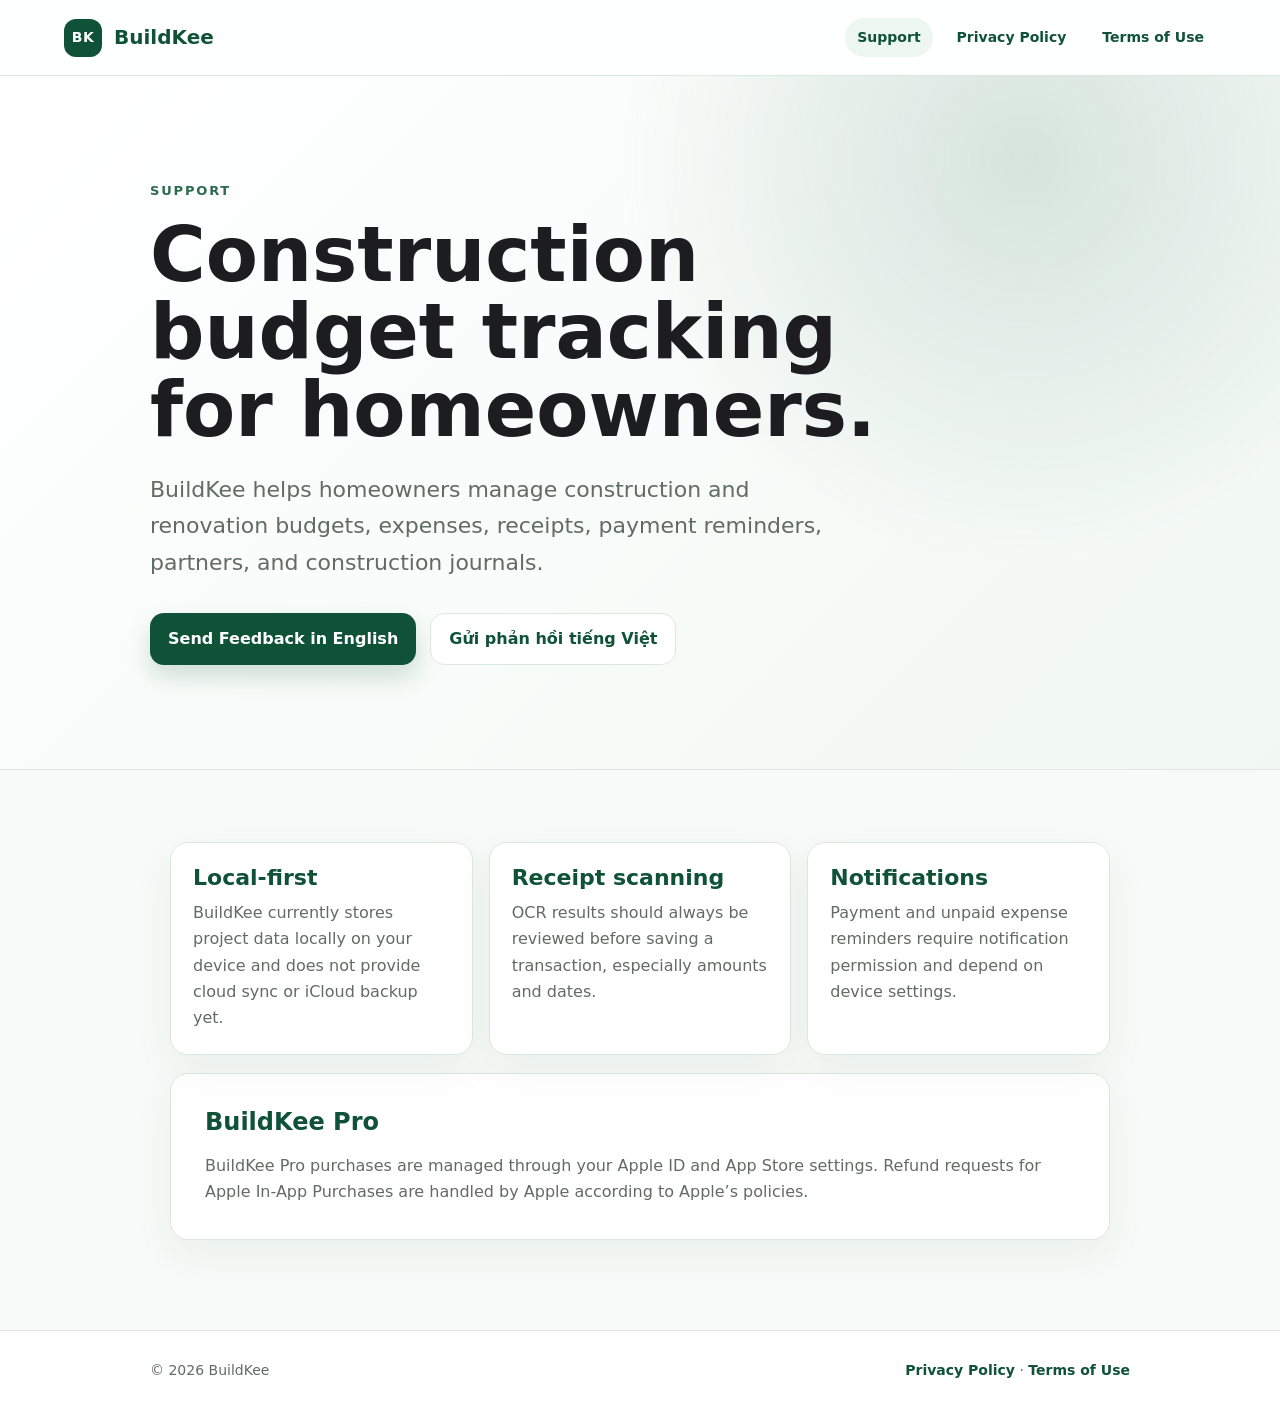
<file: index.html>
<!doctype html>
<html lang="en">
  <head>
    <meta charset="utf-8">
    <meta name="viewport" content="width=device-width, initial-scale=1">
    <title>BuildKee Support</title>
    <meta name="description" content="Support page for BuildKee, a home construction budget tracking app.">
    <link rel="stylesheet" href="styles.css">
  </head>
  <body>
    <div class="shell">
      <header class="nav">
        <a class="brand" href="index.html" aria-label="BuildKee home">
          <span class="brand-mark">BK</span>
          <span>BuildKee</span>
        </a>
        <nav class="nav-links" aria-label="Legal pages">
          <a class="active" href="index.html">Support</a>
          <a href="privacy.html">Privacy Policy</a>
          <a href="terms.html">Terms of Use</a>
        </nav>
      </header>

      <main>
        <section class="hero">
          <div class="hero-inner">
            <p class="eyebrow">Support</p>
            <h1>Construction budget tracking for homeowners.</h1>
            <p class="hero-copy">
              BuildKee helps homeowners manage construction and renovation budgets, expenses,
              receipts, payment reminders, partners, and construction journals.
            </p>
            <div class="actions">
              <a class="button" href="https://docs.google.com/forms/d/e/1FAIpQLSel1BRHzud5WP8XPqySCCTjWYMewVudV_XkJBFuATnF4tkIiA/viewform?usp=publish-editor">Send Feedback in English</a>
              <a class="button secondary" href="https://docs.google.com/forms/d/e/1FAIpQLSfd22OhykgF3plbR5cUlV3D27poJA6oB8pEMu5JF7V5N4shPA/viewform?usp=publish-editor">Gửi phản hồi tiếng Việt</a>
            </div>
          </div>
        </section>

        <section class="content">
          <div class="grid">
            <article class="card">
              <h2>Local-first</h2>
              <p>BuildKee currently stores project data locally on your device and does not provide cloud sync or iCloud backup yet.</p>
            </article>
            <article class="card">
              <h2>Receipt scanning</h2>
              <p>OCR results should always be reviewed before saving a transaction, especially amounts and dates.</p>
            </article>
            <article class="card">
              <h2>Notifications</h2>
              <p>Payment and unpaid expense reminders require notification permission and depend on device settings.</p>
            </article>
          </div>

          <div class="section" style="margin-top: 18px;">
            <h2>BuildKee Pro</h2>
            <p>
              BuildKee Pro purchases are managed through your Apple ID and App Store settings.
              Refund requests for Apple In-App Purchases are handled by Apple according to Apple’s policies.
            </p>
          </div>
        </section>
      </main>

      <footer class="footer">
        <div class="footer-inner">
          <span>© 2026 BuildKee</span>
          <span><a href="privacy.html">Privacy Policy</a> · <a href="terms.html">Terms of Use</a></span>
        </div>
      </footer>
    </div>
  </body>
</html>
</file>
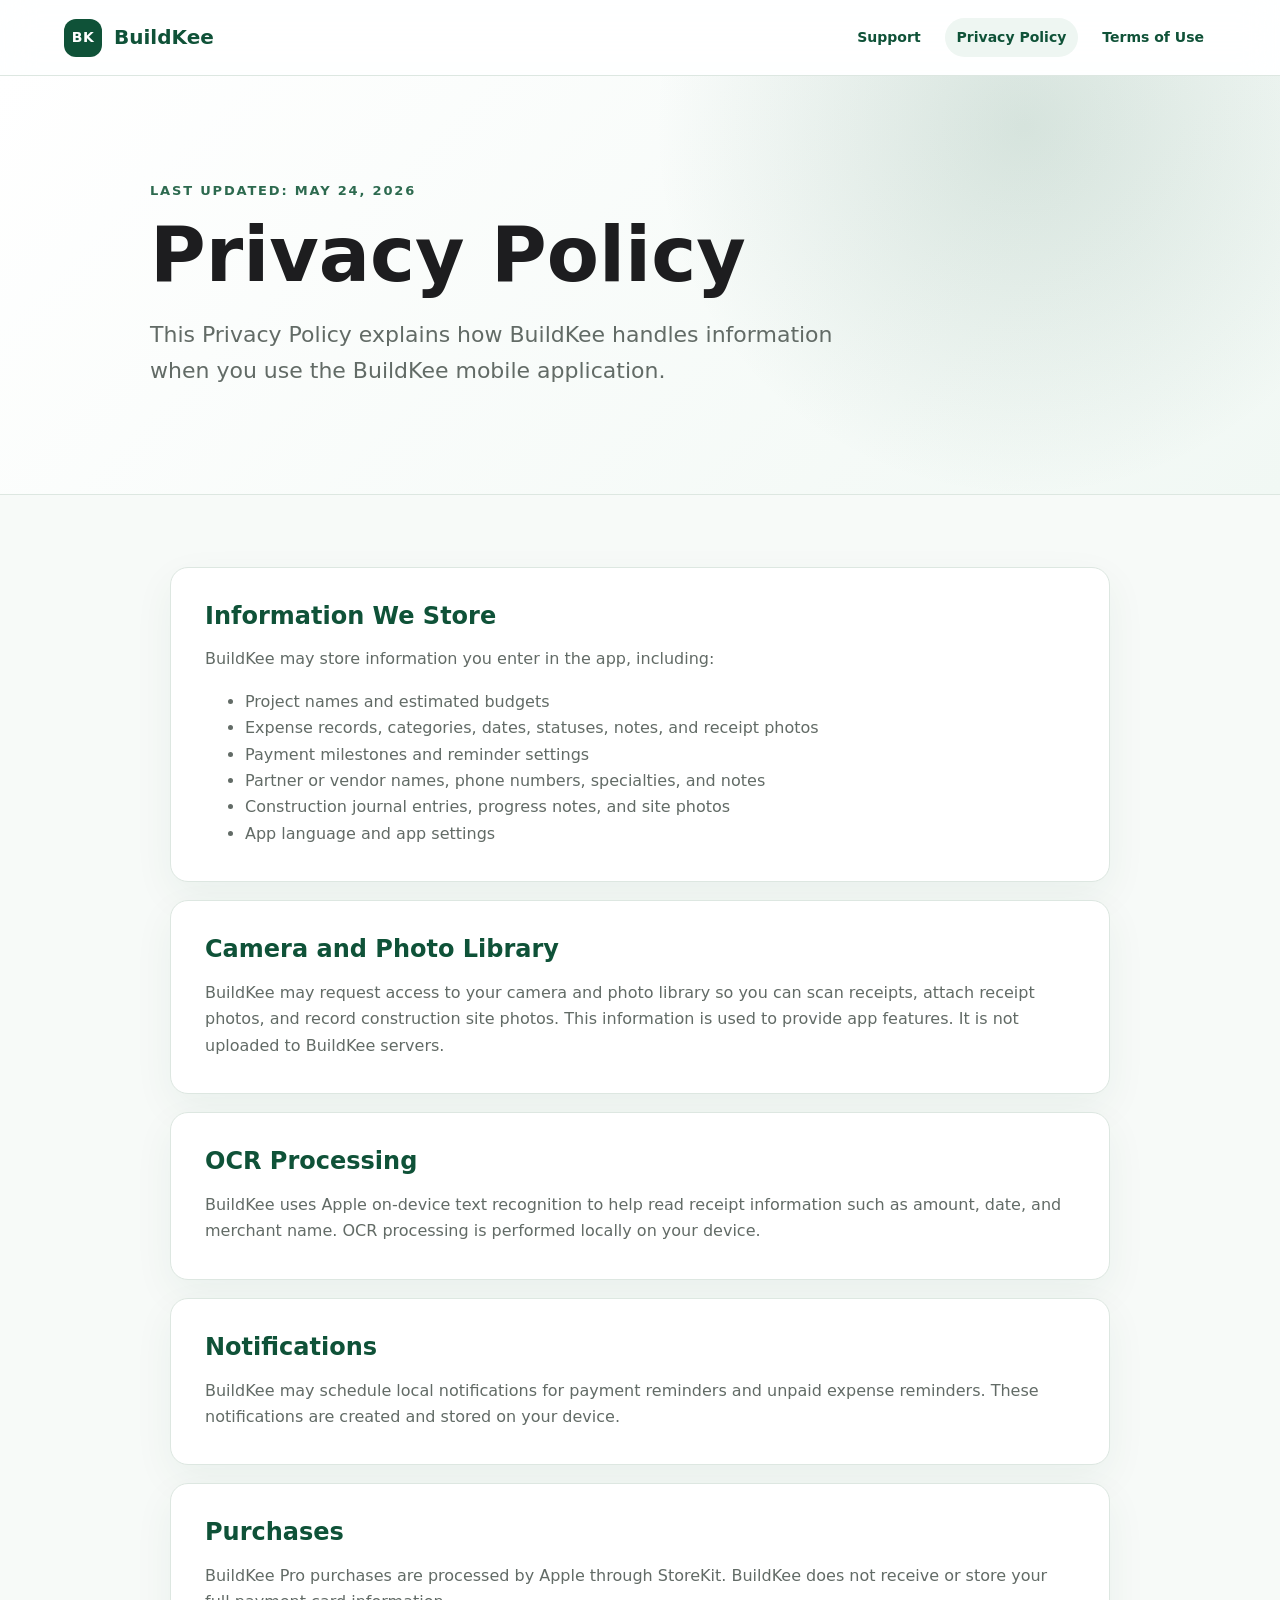
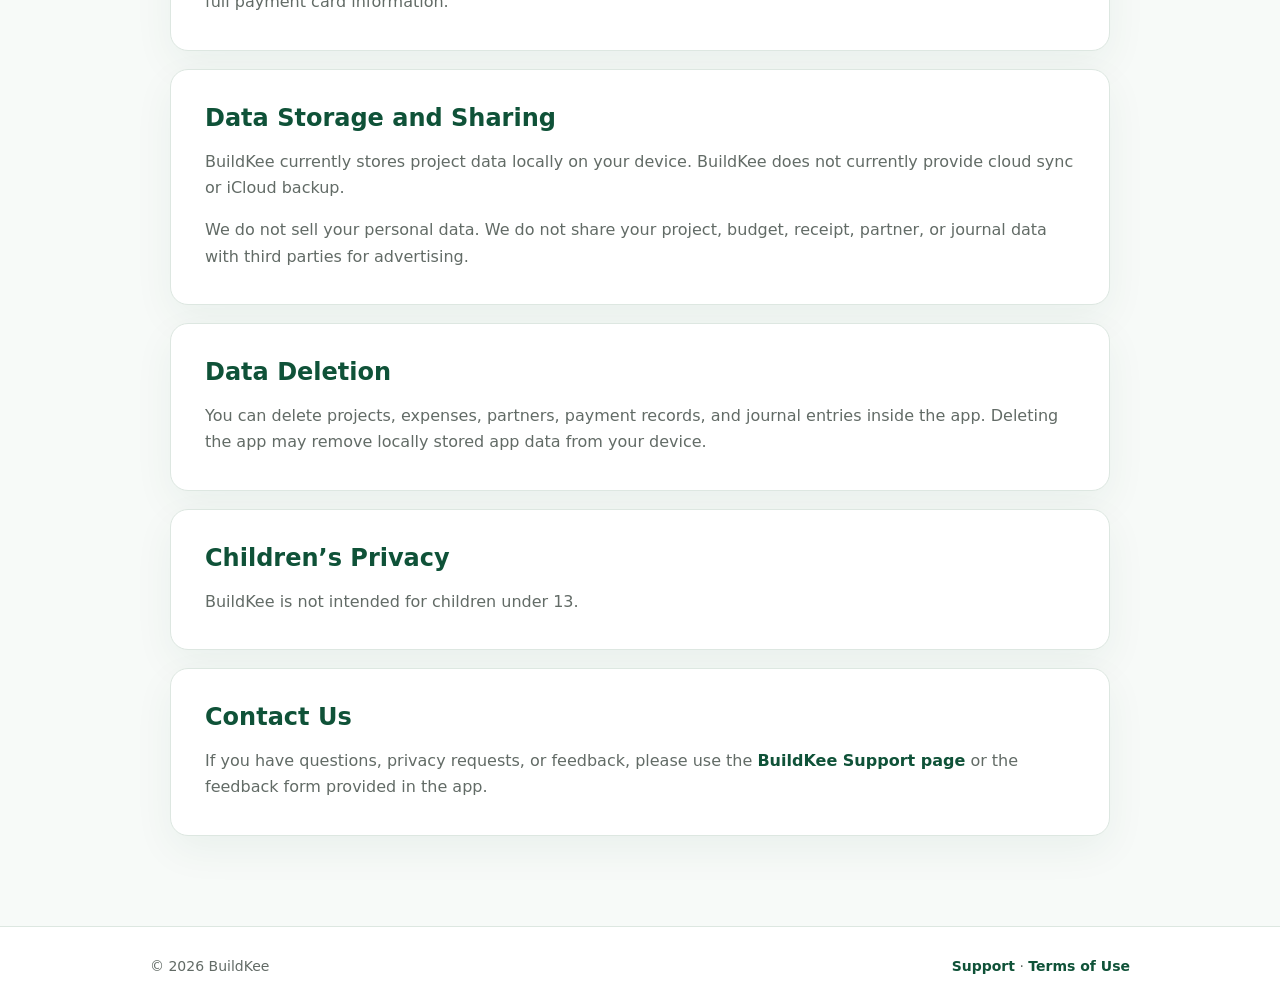
<file: privacy.html>
<!doctype html>
<html lang="en">
  <head>
    <meta charset="utf-8">
    <meta name="viewport" content="width=device-width, initial-scale=1">
    <title>BuildKee Privacy Policy</title>
    <meta name="description" content="Privacy Policy for the BuildKee mobile app.">
    <link rel="stylesheet" href="styles.css">
  </head>
  <body>
    <div class="shell">
      <header class="nav">
        <a class="brand" href="index.html" aria-label="BuildKee home">
          <span class="brand-mark">BK</span>
          <span>BuildKee</span>
        </a>
        <nav class="nav-links" aria-label="Legal pages">
          <a href="index.html">Support</a>
          <a class="active" href="privacy.html">Privacy Policy</a>
          <a href="terms.html">Terms of Use</a>
        </nav>
      </header>

      <main>
        <section class="hero">
          <div class="hero-inner">
            <p class="eyebrow">Last updated: May 24, 2026</p>
            <h1>Privacy Policy</h1>
            <p class="hero-copy">
              This Privacy Policy explains how BuildKee handles information when you use the BuildKee mobile application.
            </p>
          </div>
        </section>

        <section class="content">
          <article class="section">
            <h2>Information We Store</h2>
            <p>BuildKee may store information you enter in the app, including:</p>
            <ul>
              <li>Project names and estimated budgets</li>
              <li>Expense records, categories, dates, statuses, notes, and receipt photos</li>
              <li>Payment milestones and reminder settings</li>
              <li>Partner or vendor names, phone numbers, specialties, and notes</li>
              <li>Construction journal entries, progress notes, and site photos</li>
              <li>App language and app settings</li>
            </ul>
          </article>

          <article class="section">
            <h2>Camera and Photo Library</h2>
            <p>
              BuildKee may request access to your camera and photo library so you can scan receipts,
              attach receipt photos, and record construction site photos. This information is used to
              provide app features. It is not uploaded to BuildKee servers.
            </p>
          </article>

          <article class="section">
            <h2>OCR Processing</h2>
            <p>
              BuildKee uses Apple on-device text recognition to help read receipt information such as
              amount, date, and merchant name. OCR processing is performed locally on your device.
            </p>
          </article>

          <article class="section">
            <h2>Notifications</h2>
            <p>
              BuildKee may schedule local notifications for payment reminders and unpaid expense reminders.
              These notifications are created and stored on your device.
            </p>
          </article>

          <article class="section">
            <h2>Purchases</h2>
            <p>
              BuildKee Pro purchases are processed by Apple through StoreKit. BuildKee does not receive
              or store your full payment card information.
            </p>
          </article>

          <article class="section">
            <h2>Data Storage and Sharing</h2>
            <p>
              BuildKee currently stores project data locally on your device. BuildKee does not currently
              provide cloud sync or iCloud backup.
            </p>
            <p>
              We do not sell your personal data. We do not share your project, budget, receipt, partner,
              or journal data with third parties for advertising.
            </p>
          </article>

          <article class="section">
            <h2>Data Deletion</h2>
            <p>
              You can delete projects, expenses, partners, payment records, and journal entries inside the app.
              Deleting the app may remove locally stored app data from your device.
            </p>
          </article>

          <article class="section">
            <h2>Children’s Privacy</h2>
            <p>BuildKee is not intended for children under 13.</p>
          </article>

          <article class="section">
            <h2>Contact Us</h2>
            <p>
              If you have questions, privacy requests, or feedback, please use the
              <a href="index.html">BuildKee Support page</a> or the feedback form provided in the app.
            </p>
          </article>
        </section>
      </main>

      <footer class="footer">
        <div class="footer-inner">
          <span>© 2026 BuildKee</span>
          <span><a href="index.html">Support</a> · <a href="terms.html">Terms of Use</a></span>
        </div>
      </footer>
    </div>
  </body>
</html>
</file>
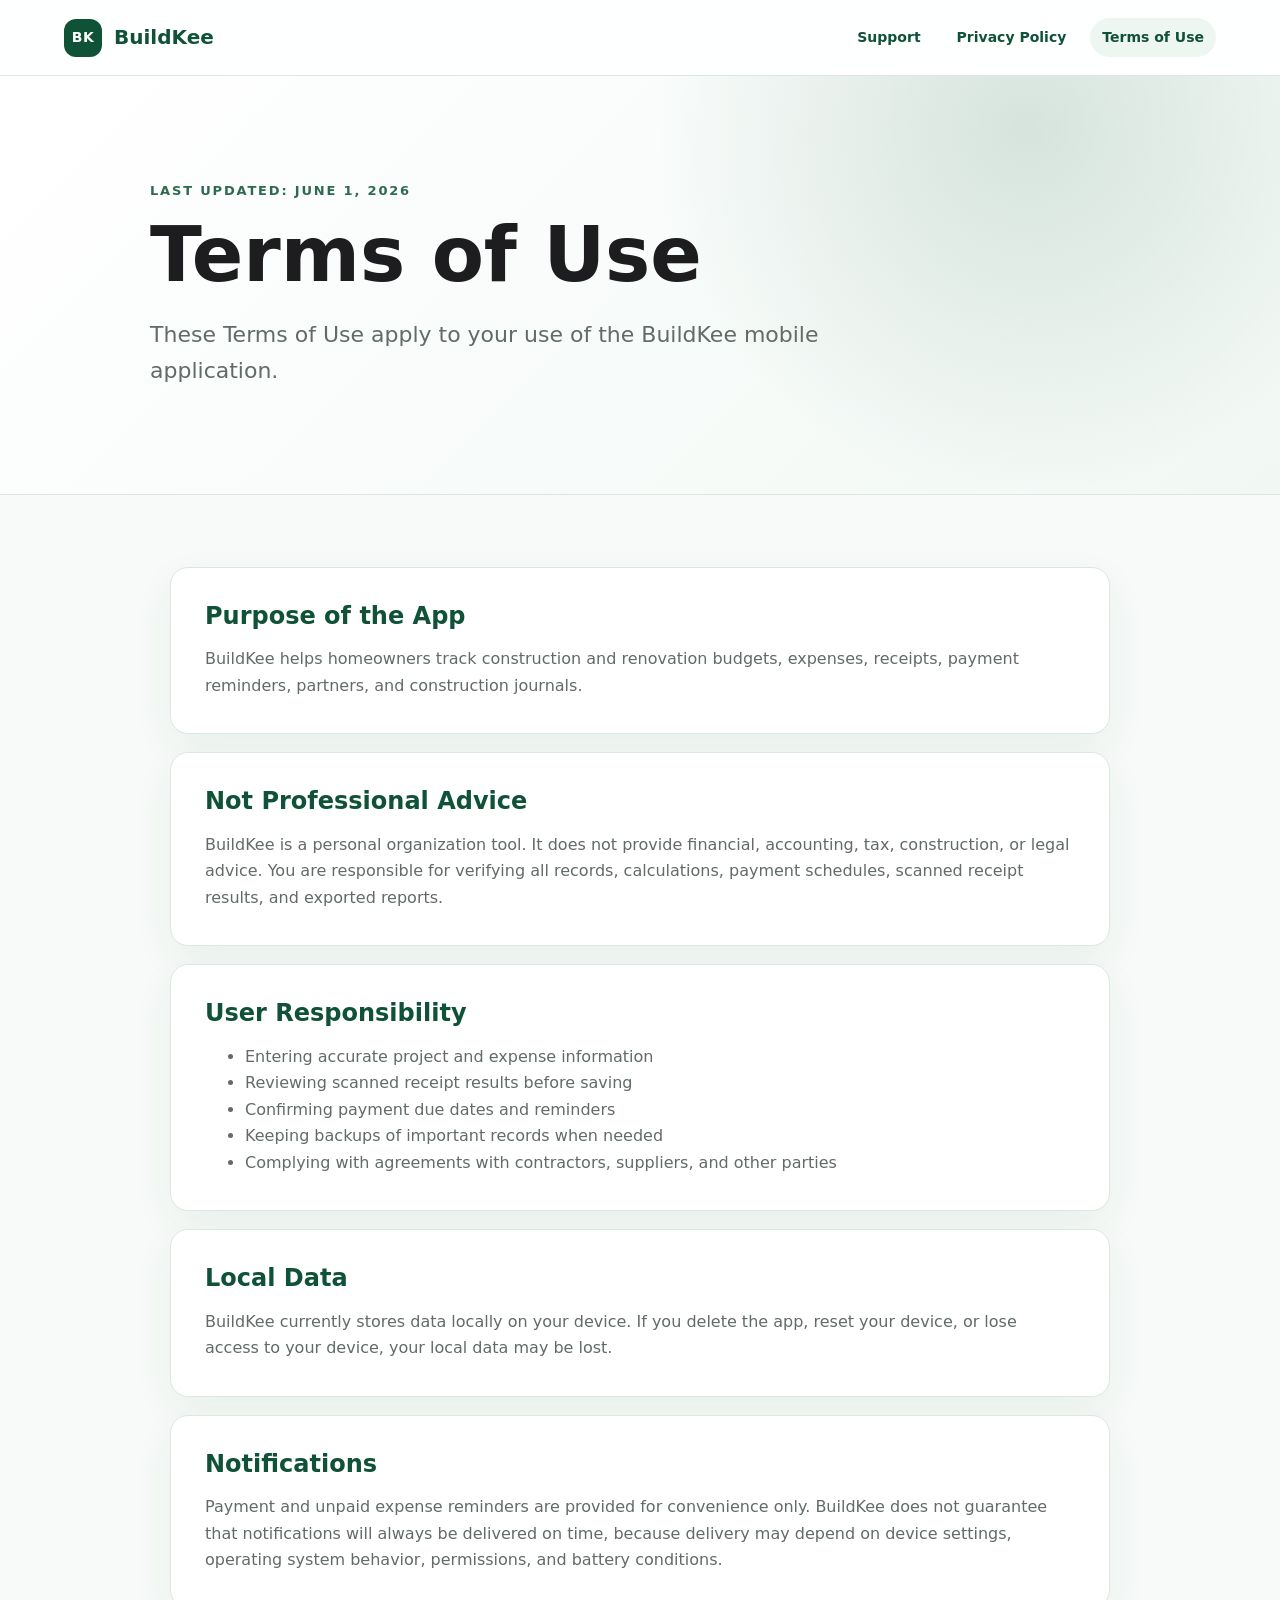
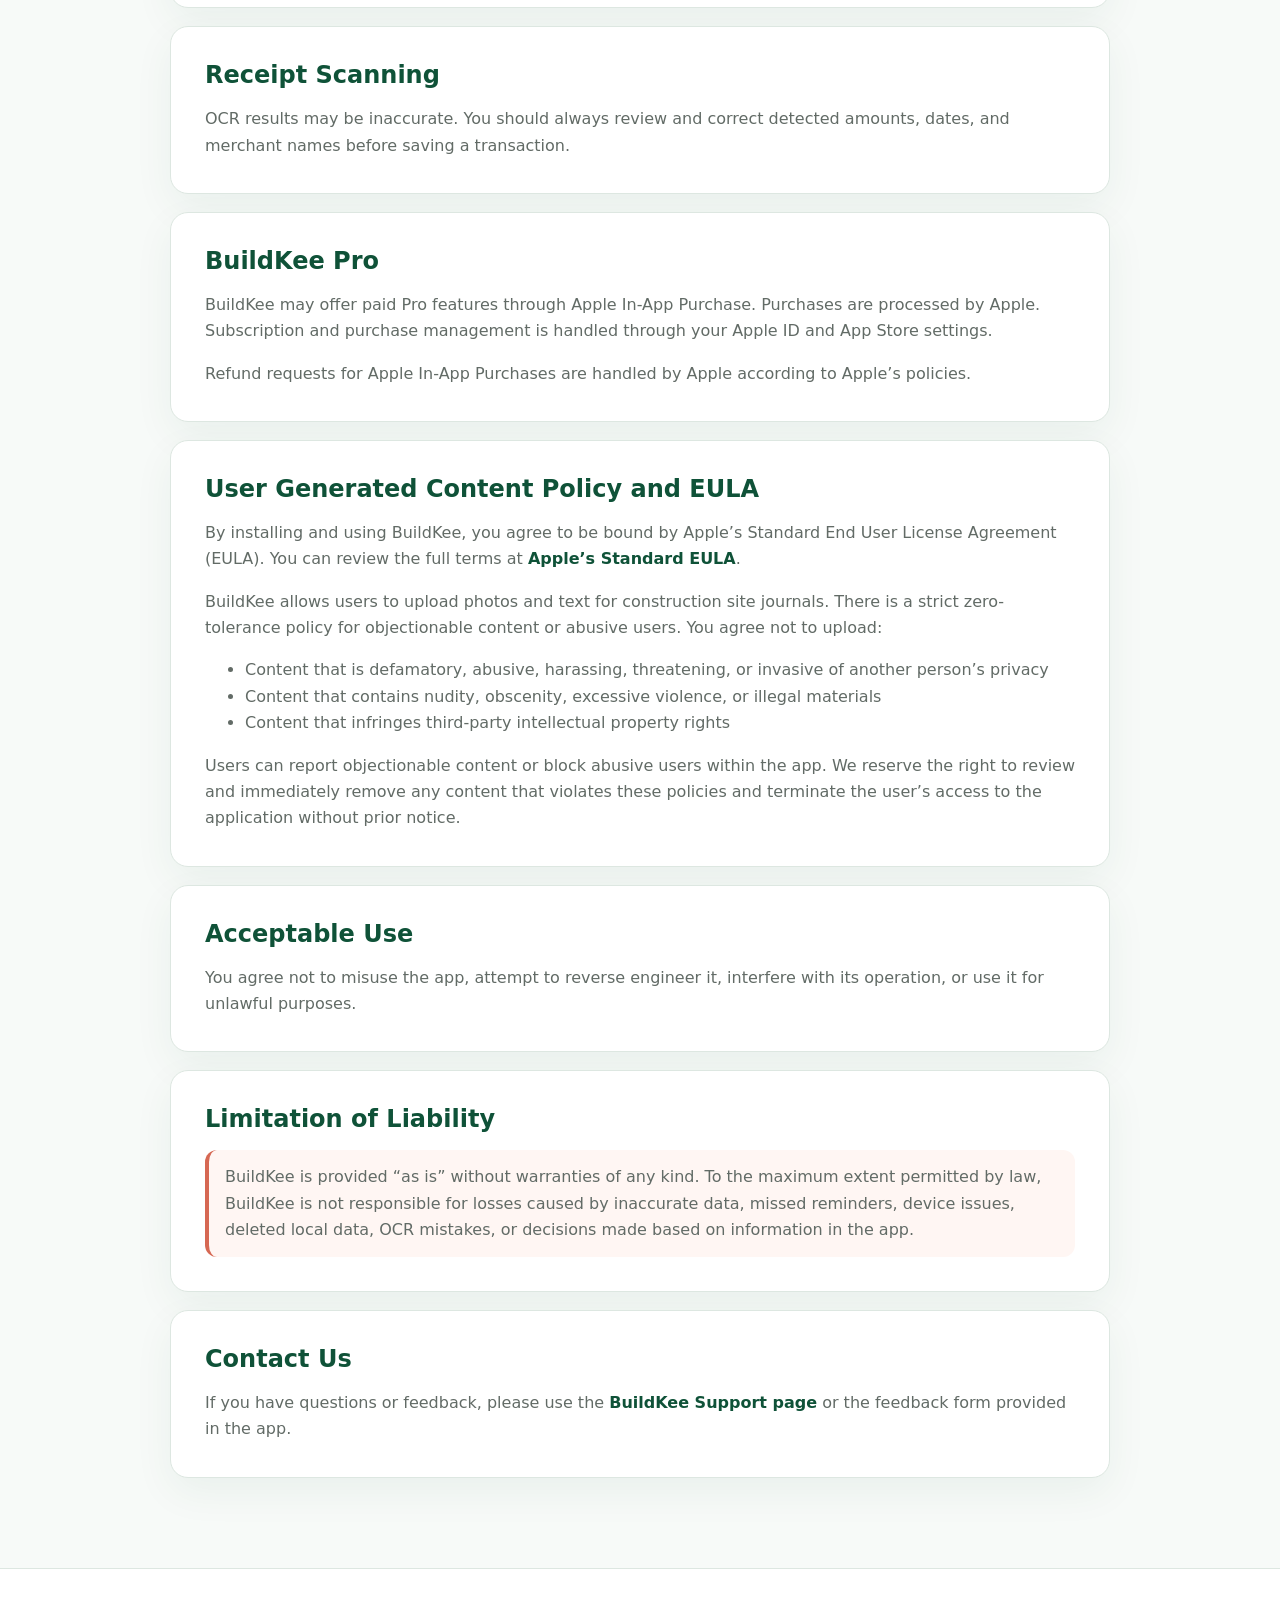
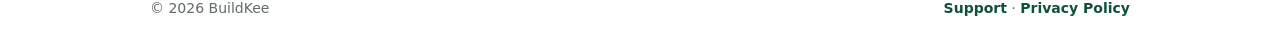
<file: terms.html>
<!doctype html>
<html lang="en">
  <head>
    <meta charset="utf-8">
    <meta name="viewport" content="width=device-width, initial-scale=1">
    <title>BuildKee Terms of Use</title>
    <meta name="description" content="Terms of Use for the BuildKee mobile app.">
    <link rel="stylesheet" href="styles.css">
  </head>
  <body>
    <div class="shell">
      <header class="nav">
        <a class="brand" href="index.html" aria-label="BuildKee home">
          <span class="brand-mark">BK</span>
          <span>BuildKee</span>
        </a>
        <nav class="nav-links" aria-label="Legal pages">
          <a href="index.html">Support</a>
          <a href="privacy.html">Privacy Policy</a>
          <a class="active" href="terms.html">Terms of Use</a>
        </nav>
      </header>

      <main>
        <section class="hero">
          <div class="hero-inner">
            <p class="eyebrow">Last updated: June 1, 2026</p>
            <h1>Terms of Use</h1>
            <p class="hero-copy">
              These Terms of Use apply to your use of the BuildKee mobile application.
            </p>
          </div>
        </section>

        <section class="content">
          <article class="section">
            <h2>Purpose of the App</h2>
            <p>
              BuildKee helps homeowners track construction and renovation budgets, expenses, receipts,
              payment reminders, partners, and construction journals.
            </p>
          </article>

          <article class="section">
            <h2>Not Professional Advice</h2>
            <p>
              BuildKee is a personal organization tool. It does not provide financial, accounting, tax,
              construction, or legal advice. You are responsible for verifying all records, calculations,
              payment schedules, scanned receipt results, and exported reports.
            </p>
          </article>

          <article class="section">
            <h2>User Responsibility</h2>
            <ul>
              <li>Entering accurate project and expense information</li>
              <li>Reviewing scanned receipt results before saving</li>
              <li>Confirming payment due dates and reminders</li>
              <li>Keeping backups of important records when needed</li>
              <li>Complying with agreements with contractors, suppliers, and other parties</li>
            </ul>
          </article>

          <article class="section">
            <h2>Local Data</h2>
            <p>
              BuildKee currently stores data locally on your device. If you delete the app, reset your device,
              or lose access to your device, your local data may be lost.
            </p>
          </article>

          <article class="section">
            <h2>Notifications</h2>
            <p>
              Payment and unpaid expense reminders are provided for convenience only. BuildKee does not guarantee
              that notifications will always be delivered on time, because delivery may depend on device settings,
              operating system behavior, permissions, and battery conditions.
            </p>
          </article>

          <article class="section">
            <h2>Receipt Scanning</h2>
            <p>
              OCR results may be inaccurate. You should always review and correct detected amounts, dates,
              and merchant names before saving a transaction.
            </p>
          </article>

          <article class="section">
            <h2>BuildKee Pro</h2>
            <p>
              BuildKee may offer paid Pro features through Apple In-App Purchase. Purchases are processed by Apple.
              Subscription and purchase management is handled through your Apple ID and App Store settings.
            </p>
            <p>Refund requests for Apple In-App Purchases are handled by Apple according to Apple’s policies.</p>
          </article>

          <article class="section">
            <h2>User Generated Content Policy and EULA</h2>
            <p>
              By installing and using BuildKee, you agree to be bound by Apple’s Standard End User License Agreement
              (EULA). You can review the full terms at
              <a href="https://www.apple.com/legal/internet-services/itunes/dev/stdeula/">Apple’s Standard EULA</a>.
            </p>
            <p>
              BuildKee allows users to upload photos and text for construction site journals. There is a strict
              zero-tolerance policy for objectionable content or abusive users. You agree not to upload:
            </p>
            <ul>
              <li>Content that is defamatory, abusive, harassing, threatening, or invasive of another person’s privacy</li>
              <li>Content that contains nudity, obscenity, excessive violence, or illegal materials</li>
              <li>Content that infringes third-party intellectual property rights</li>
            </ul>
            <p>
              Users can report objectionable content or block abusive users within the app. We reserve the right to
              review and immediately remove any content that violates these policies and terminate the user’s access
              to the application without prior notice.
            </p>
          </article>

          <article class="section">
            <h2>Acceptable Use</h2>
            <p>
              You agree not to misuse the app, attempt to reverse engineer it, interfere with its operation,
              or use it for unlawful purposes.
            </p>
          </article>

          <article class="section">
            <h2>Limitation of Liability</h2>
            <p class="note">
              BuildKee is provided “as is” without warranties of any kind. To the maximum extent permitted by law,
              BuildKee is not responsible for losses caused by inaccurate data, missed reminders, device issues,
              deleted local data, OCR mistakes, or decisions made based on information in the app.
            </p>
          </article>

          <article class="section">
            <h2>Contact Us</h2>
            <p>
              If you have questions or feedback, please use the
              <a href="index.html">BuildKee Support page</a> or the feedback form provided in the app.
            </p>
          </article>
        </section>
      </main>

      <footer class="footer">
        <div class="footer-inner">
          <span>© 2026 BuildKee</span>
          <span><a href="index.html">Support</a> · <a href="privacy.html">Privacy Policy</a></span>
        </div>
      </footer>
    </div>
  </body>
</html>
</file>
<file: styles.css>
:root {
  --brand: #0f5238;
  --brand-2: #2d6a4f;
  --soft: #eef6f2;
  --paper: #ffffff;
  --ink: #1d1d1f;
  --muted: #626b66;
  --line: #dde7e1;
  --warning: #d66853;
}

* {
  box-sizing: border-box;
}

body {
  margin: 0;
  font-family: Inter, ui-sans-serif, system-ui, -apple-system, BlinkMacSystemFont, "Segoe UI", sans-serif;
  background: #f7faf8;
  color: var(--ink);
  line-height: 1.65;
}

a {
  color: var(--brand);
  font-weight: 700;
  text-decoration: none;
}

a:hover {
  text-decoration: underline;
}

.shell {
  min-height: 100vh;
}

.nav {
  position: sticky;
  top: 0;
  z-index: 10;
  display: flex;
  align-items: center;
  justify-content: space-between;
  gap: 20px;
  padding: 18px clamp(20px, 5vw, 72px);
  background: rgba(255, 255, 255, 0.88);
  border-bottom: 1px solid var(--line);
  backdrop-filter: blur(18px);
}

.brand {
  display: flex;
  align-items: center;
  gap: 12px;
  color: var(--brand);
  font-size: 20px;
  font-weight: 800;
}

.brand-mark {
  display: inline-grid;
  width: 38px;
  height: 38px;
  place-items: center;
  border-radius: 12px;
  background: var(--brand);
  color: white;
  font-size: 14px;
  letter-spacing: 0.04em;
}

.nav-links {
  display: flex;
  flex-wrap: wrap;
  gap: 12px;
  font-size: 14px;
}

.nav-links a {
  padding: 8px 12px;
  border-radius: 999px;
}

.nav-links a.active,
.nav-links a:hover {
  background: var(--soft);
  text-decoration: none;
}

.hero {
  padding: clamp(56px, 9vw, 104px) clamp(20px, 5vw, 72px);
  background:
    radial-gradient(circle at 80% 12%, rgba(45, 106, 79, 0.16), transparent 34%),
    linear-gradient(135deg, #ffffff 0%, #f1f8f4 100%);
  border-bottom: 1px solid var(--line);
}

.hero-inner,
.content {
  max-width: 980px;
  margin: 0 auto;
}

.eyebrow {
  margin: 0 0 14px;
  color: var(--brand-2);
  font-size: 13px;
  font-weight: 800;
  letter-spacing: 0.14em;
  text-transform: uppercase;
}

h1 {
  max-width: 780px;
  margin: 0;
  font-size: clamp(42px, 7vw, 76px);
  line-height: 1.02;
  letter-spacing: 0;
}

.hero-copy {
  max-width: 700px;
  margin: 24px 0 0;
  color: var(--muted);
  font-size: clamp(18px, 2.5vw, 22px);
}

.actions {
  display: flex;
  flex-wrap: wrap;
  gap: 14px;
  margin-top: 32px;
}

.button {
  display: inline-flex;
  align-items: center;
  justify-content: center;
  min-height: 48px;
  padding: 12px 18px;
  border-radius: 14px;
  background: var(--brand);
  color: white;
  box-shadow: 0 12px 24px rgba(15, 82, 56, 0.18);
}

.button.secondary {
  background: white;
  color: var(--brand);
  border: 1px solid var(--line);
  box-shadow: none;
}

.content {
  padding: clamp(36px, 6vw, 72px) clamp(20px, 5vw, 0px);
}

.grid {
  display: grid;
  grid-template-columns: repeat(3, minmax(0, 1fr));
  gap: 16px;
}

.card,
.section {
  background: var(--paper);
  border: 1px solid var(--line);
  border-radius: 18px;
  box-shadow: 0 14px 40px rgba(15, 82, 56, 0.06);
}

.card {
  padding: 22px;
}

.card h2,
.section h2 {
  margin: 0 0 8px;
  color: var(--brand);
  font-size: 22px;
  line-height: 1.2;
}

.card p {
  margin: 0;
  color: var(--muted);
}

.section {
  margin-bottom: 18px;
  padding: clamp(22px, 4vw, 34px);
}

.section h2 {
  font-size: 24px;
}

.section p,
.section li {
  color: var(--muted);
}

.section p:last-child,
.section ul:last-child {
  margin-bottom: 0;
}

.note {
  border-left: 4px solid var(--warning);
  padding: 14px 16px;
  background: #fff6f3;
  border-radius: 12px;
  color: var(--muted);
}

.footer {
  padding: 28px clamp(20px, 5vw, 72px);
  color: var(--muted);
  border-top: 1px solid var(--line);
  background: white;
  font-size: 14px;
}

.footer-inner {
  display: flex;
  flex-wrap: wrap;
  justify-content: space-between;
  gap: 12px;
  max-width: 980px;
  margin: 0 auto;
}

@media (max-width: 760px) {
  .nav {
    align-items: flex-start;
    flex-direction: column;
  }

  .grid {
    grid-template-columns: 1fr;
  }
}
</file>
